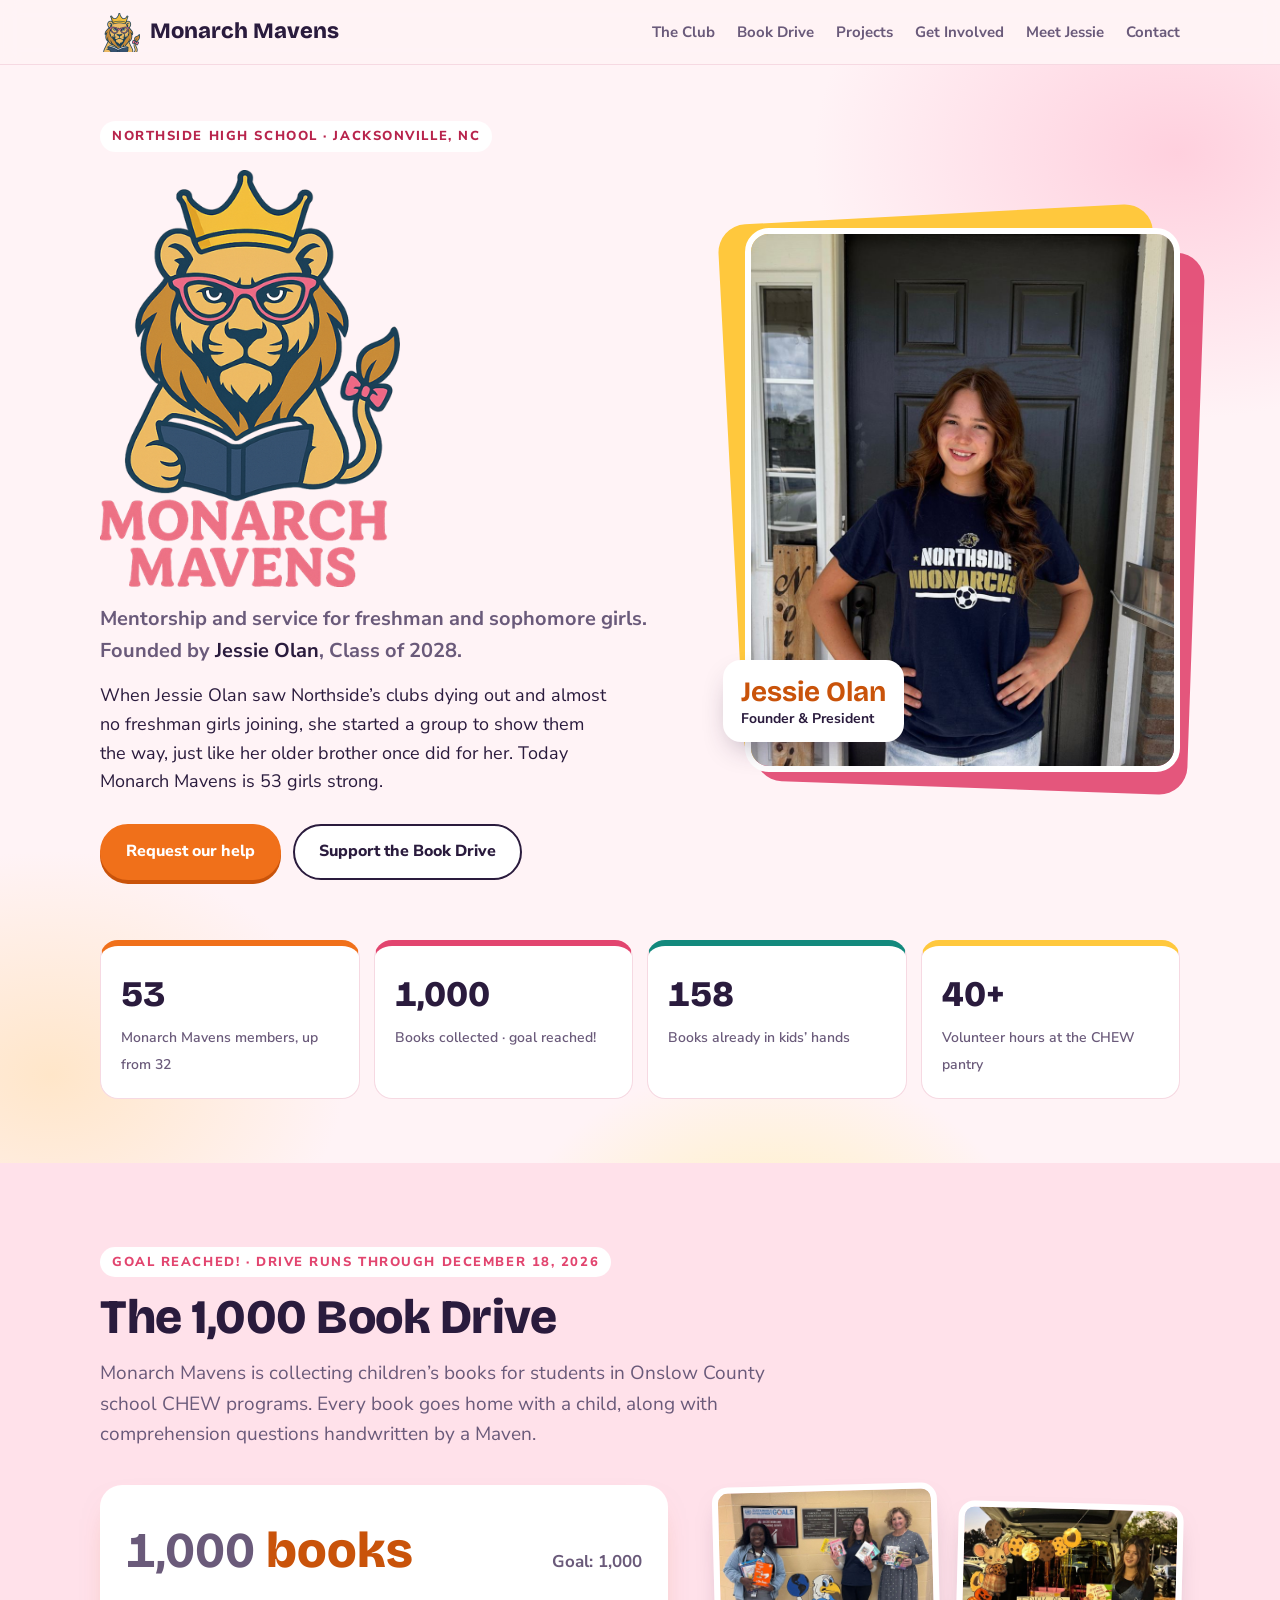
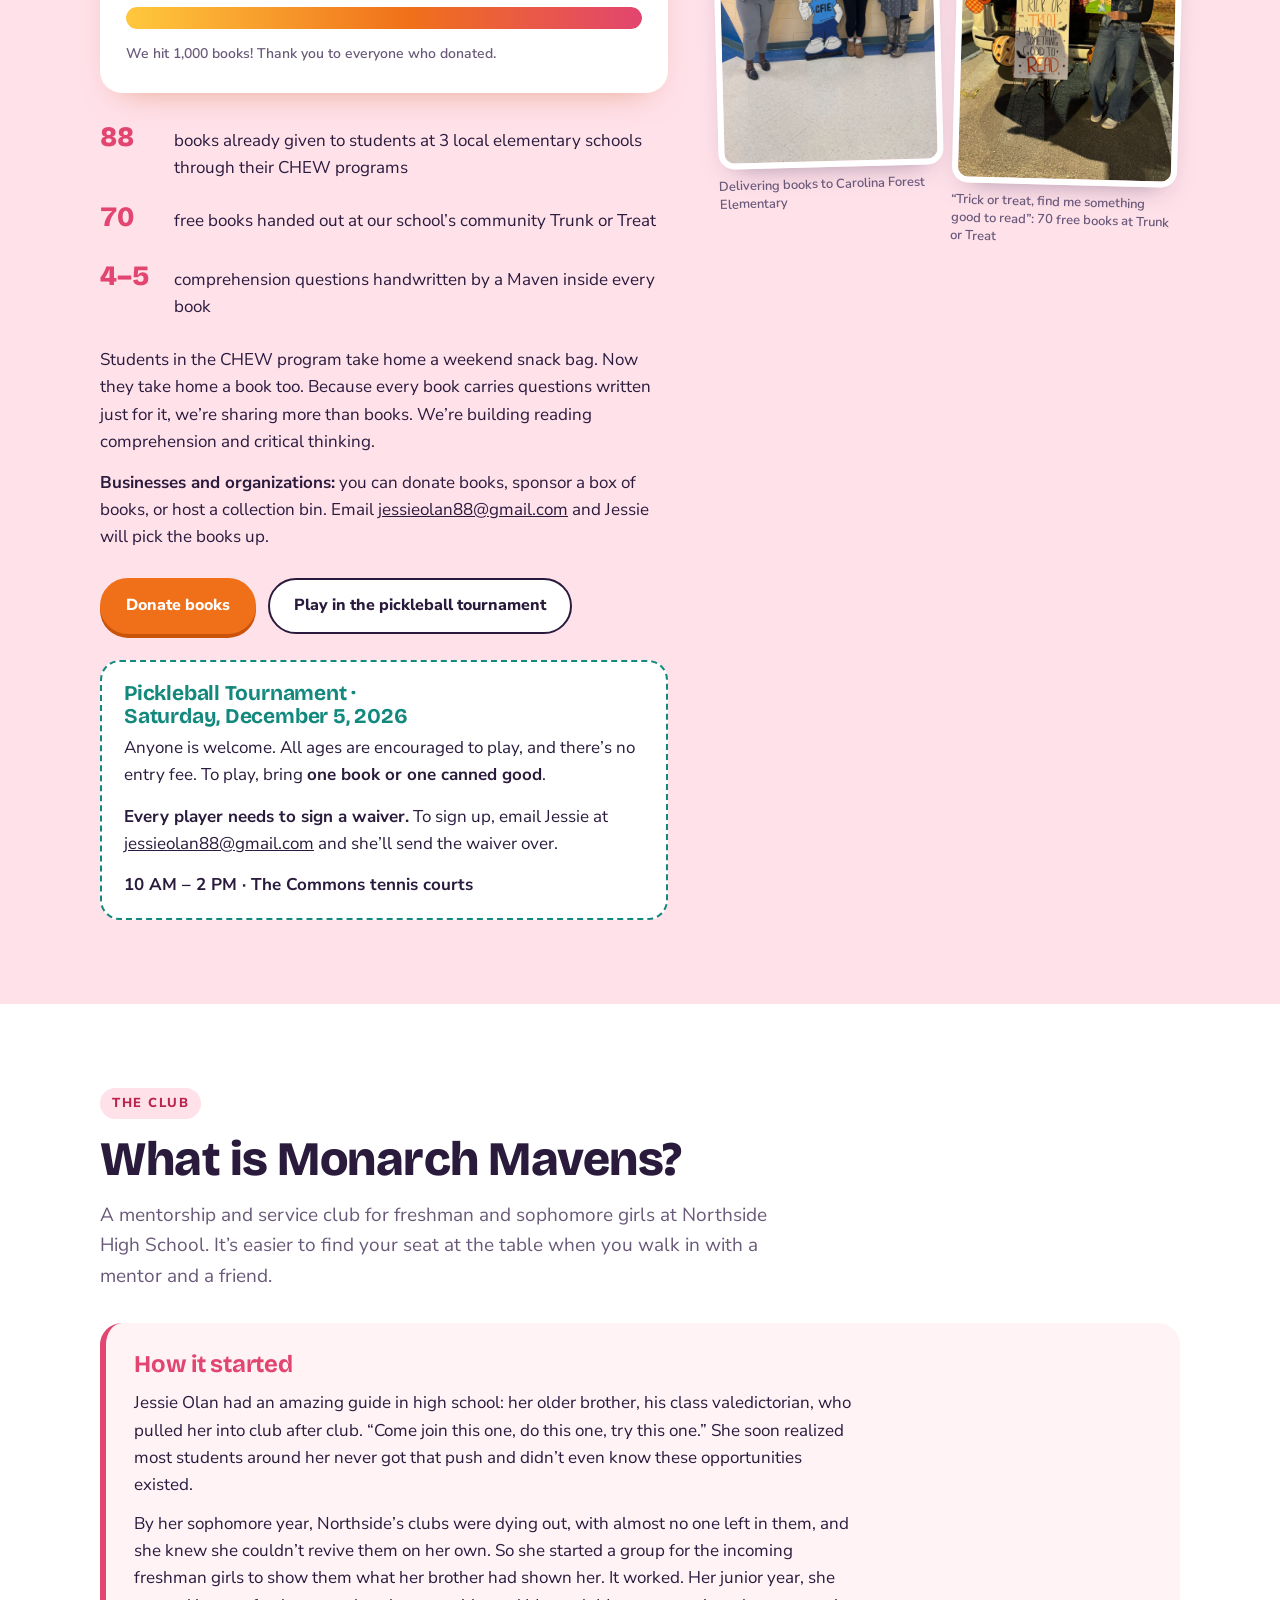
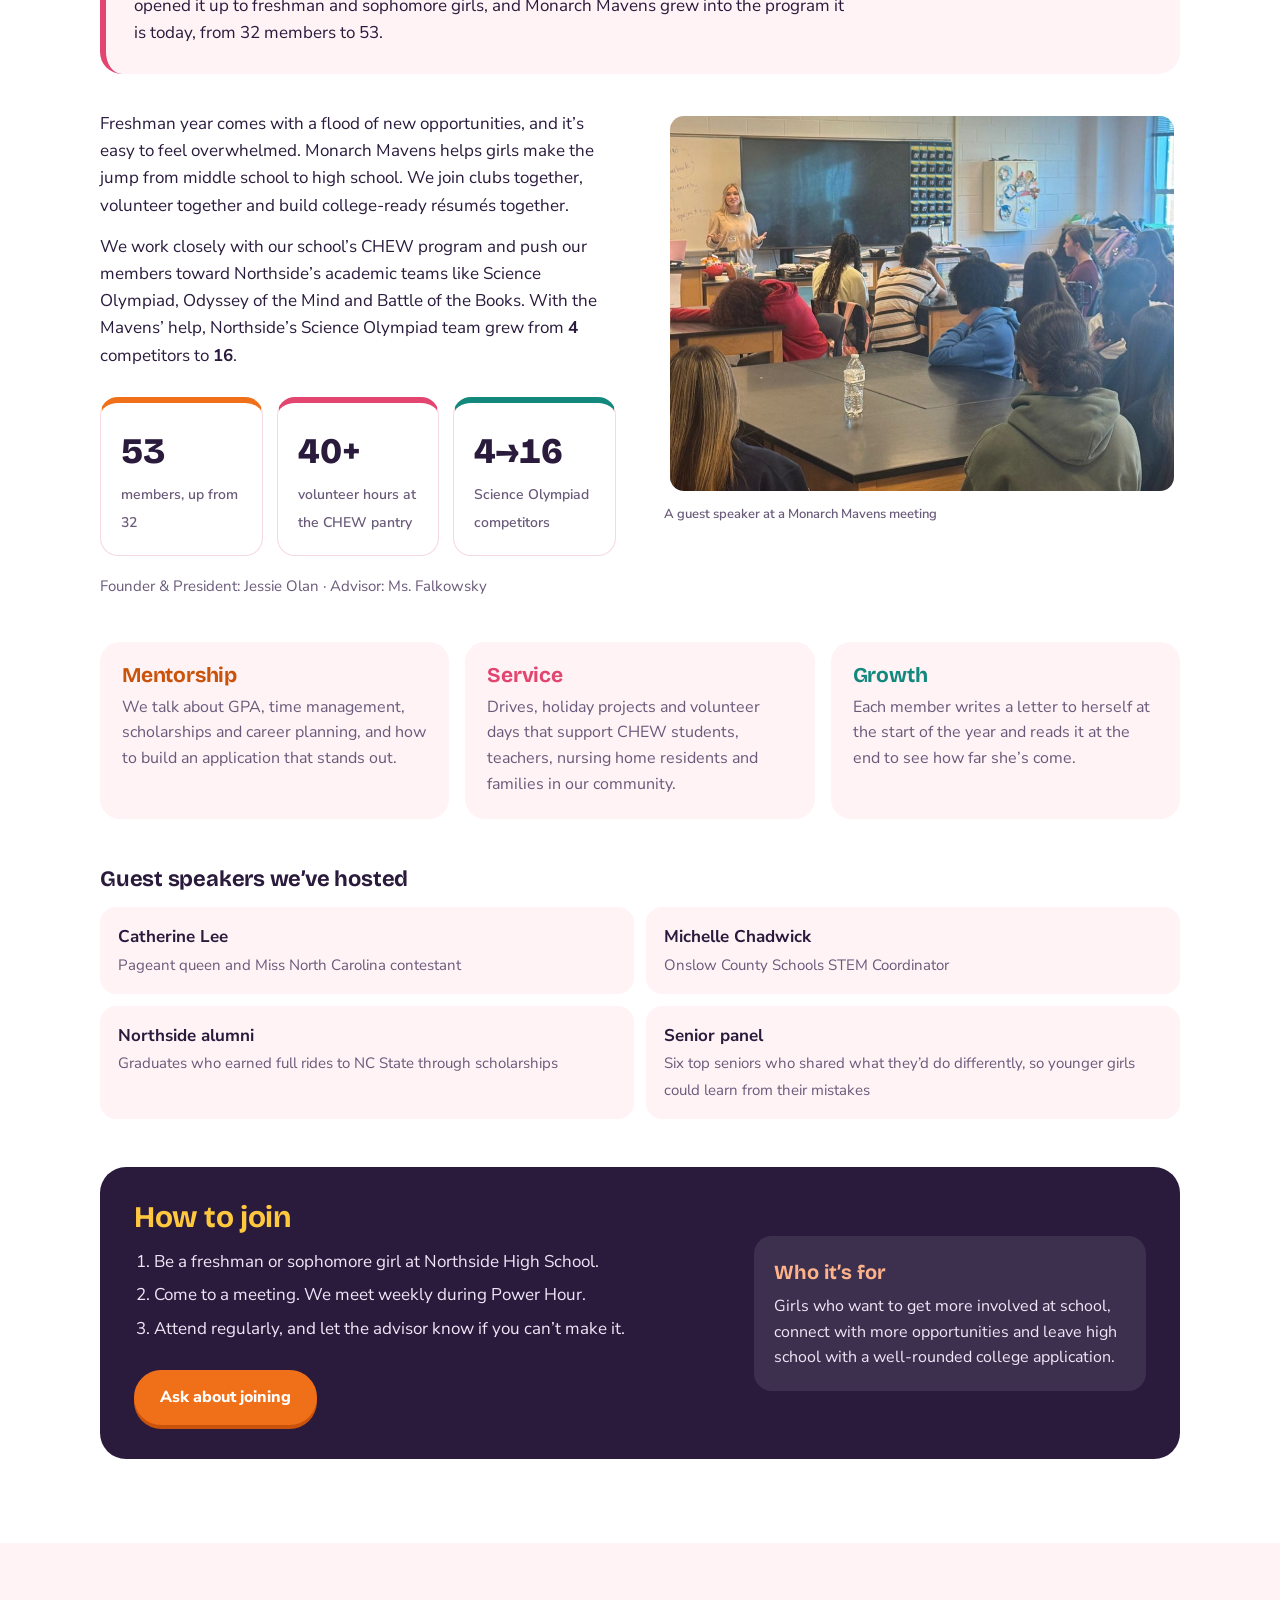
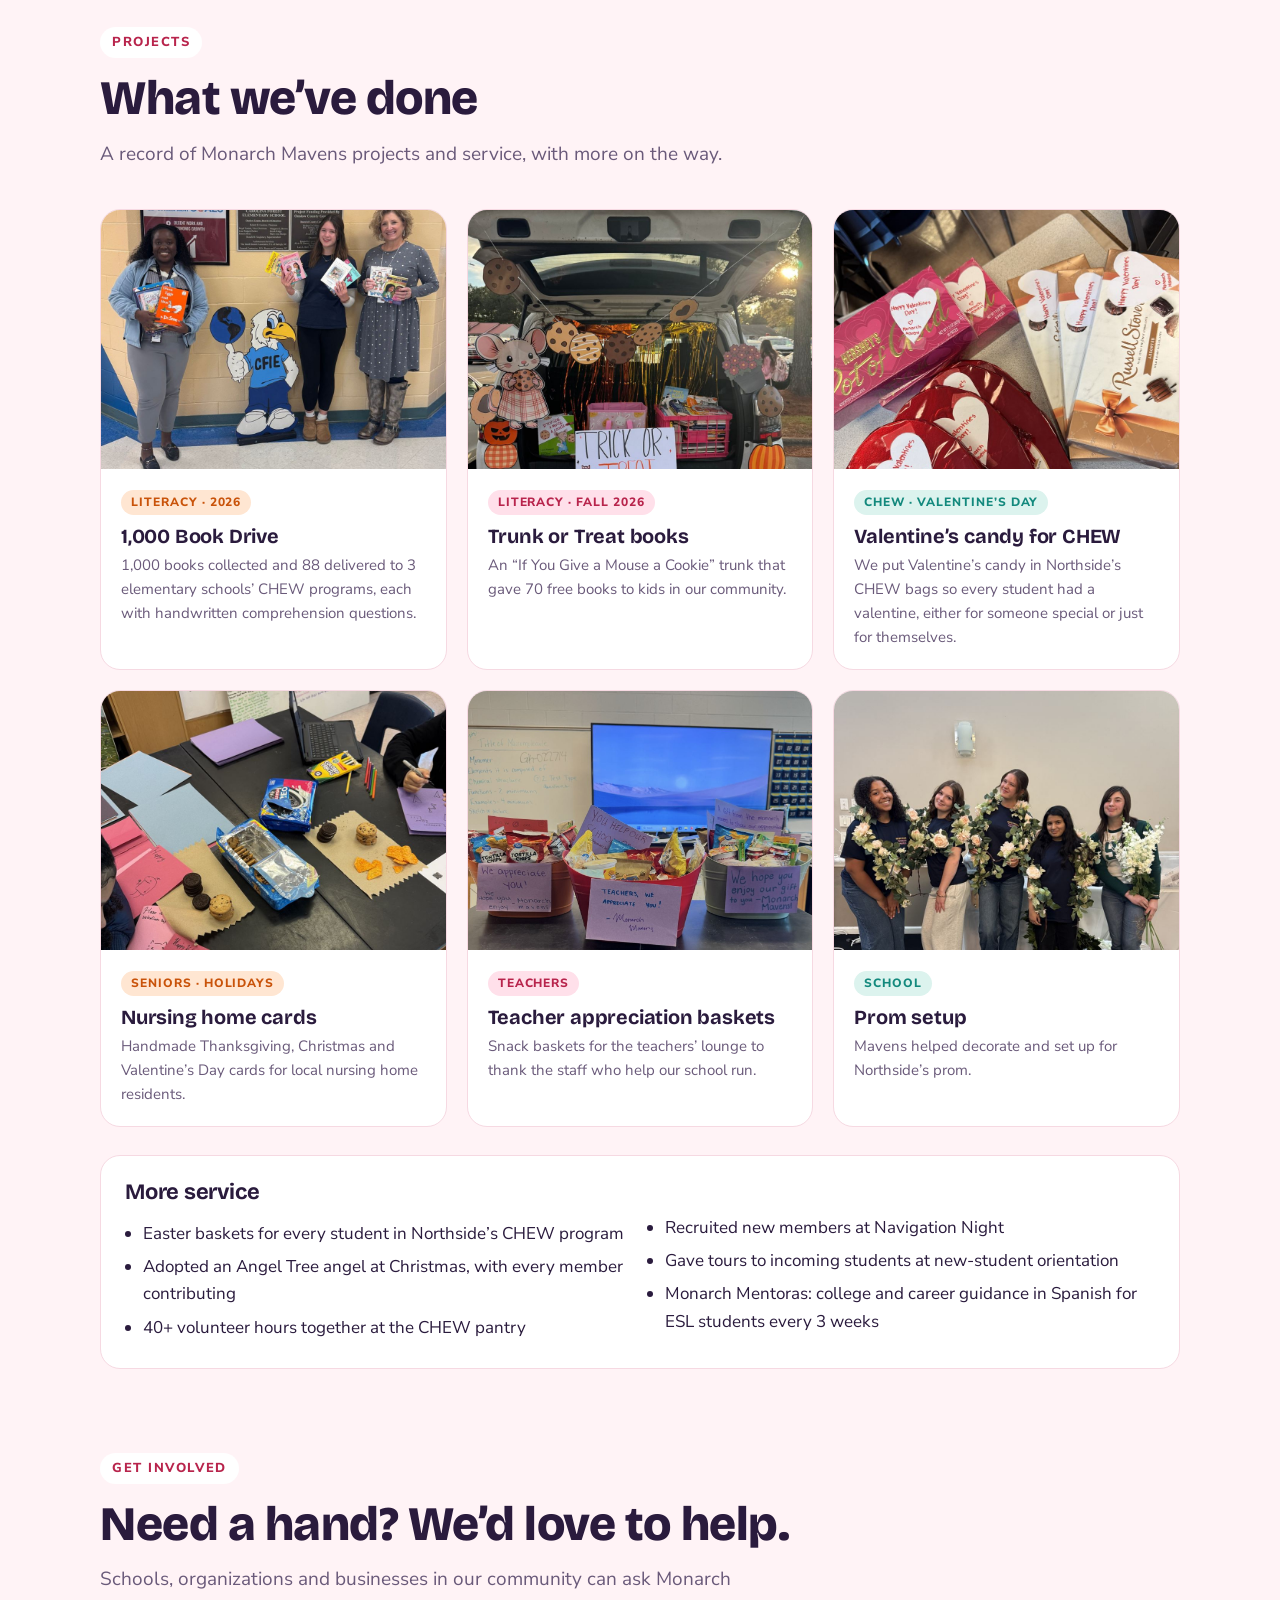
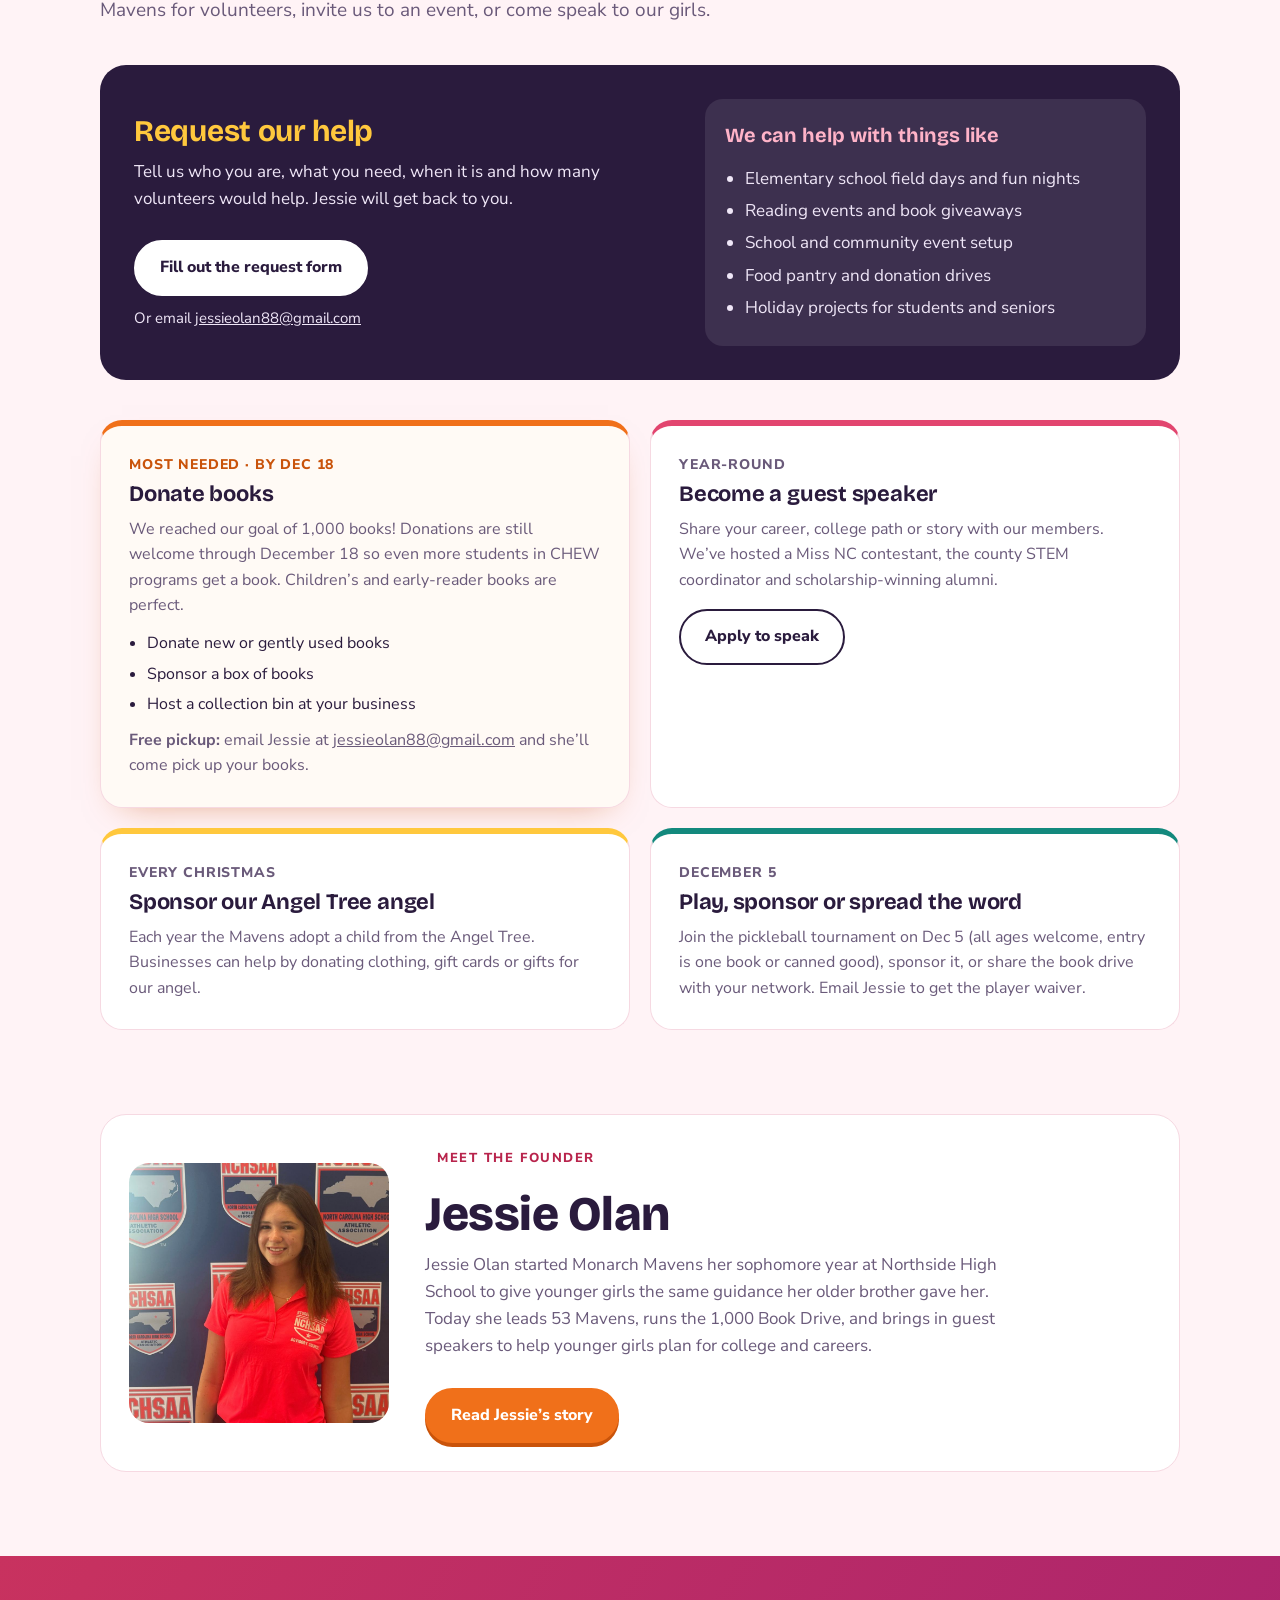
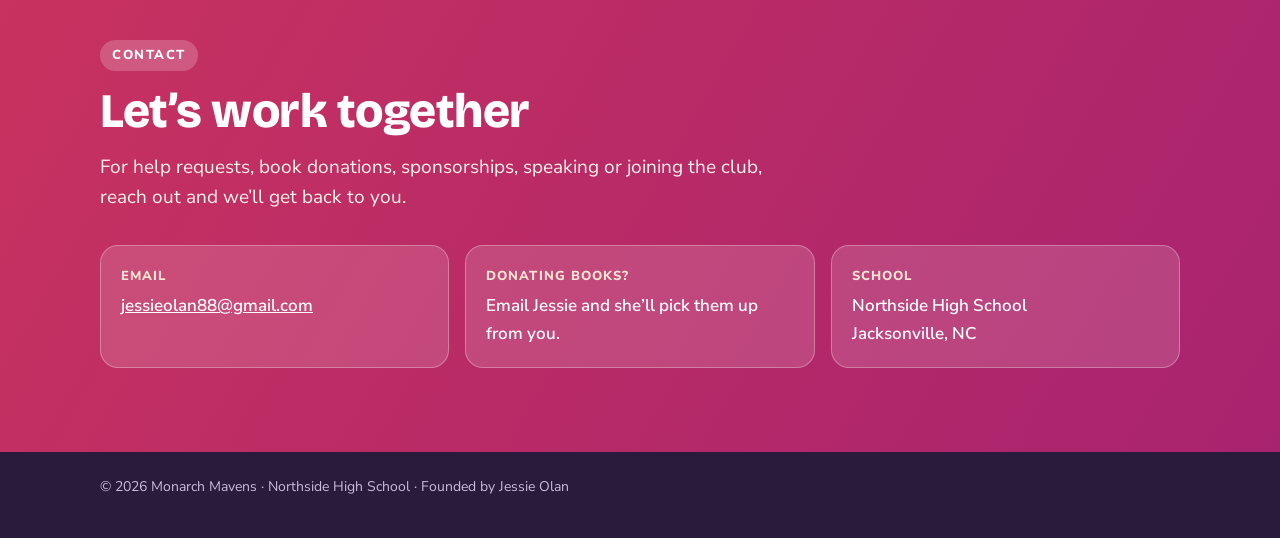
<file: index.html>
<!DOCTYPE html>
<html lang="en">
<head>
<meta charset="utf-8">
<meta name="viewport" content="width=device-width, initial-scale=1">
<title>Monarch Mavens</title>
<meta name="description" content="Monarch Mavens is a mentorship and service club for freshman and sophomore girls at Northside High School in Jacksonville, NC, founded by Jessie Olan. Book drive, community projects, and help for local schools and organizations.">
<link rel="preconnect" href="https://fonts.googleapis.com">
<link rel="preconnect" href="https://fonts.gstatic.com" crossorigin>
<link href="https://fonts.googleapis.com/css2?family=Bricolage+Grotesque:opsz,wght@12..96,700;12..96,800&family=Nunito+Sans:opsz,wght@6..12,400;6..12,600;6..12,700;6..12,800&display=swap" rel="stylesheet">
<link rel="icon" type="image/png" href="img/favicon.png">
<link rel="stylesheet" href="styles.css">
</head>
<body>

<nav class="nav" aria-label="Main">
  <div class="wrap">
    <a class="brand" href="#top"><img src="img/logo-icon.png" alt="" width="40" height="39">Monarch Mavens</a>
    <button class="menu-btn" id="menu-btn" aria-expanded="false" aria-controls="links">Menu</button>
    <div class="links" id="links">
      <a href="#club">The Club</a>
      <a href="#book-drive">Book Drive</a>
      <a href="#projects">Projects</a>
      <a href="#get-involved">Get Involved</a>
      <a href="jessie.html">Meet Jessie</a>
      <a href="#contact">Contact</a>
    </div>
  </div>
</nav>

<header class="hero" id="top">
  <div class="wrap">
    <div>
      <div class="kicker">Northside High School · Jacksonville, NC</div>
      <h1 class="hero-logo"><img src="img/logo.png" alt="Monarch Mavens" width="374" height="520"></h1>
      <p class="roles">Mentorship and service for freshman and sophomore girls. Founded by <b>Jessie Olan</b>, Class of 2028.</p>
      <p class="intro">When Jessie Olan saw Northside’s clubs dying out and almost no freshman girls joining, she started a group to show them the way, just like her older brother once did for her. Today Monarch Mavens is 53 girls strong.</p>
      <div class="btns">
        <a class="btn solid form-link" href="#get-involved">Request our help</a>
        <a class="btn ghost" href="#book-drive">Support the Book Drive</a>
      </div>
    </div>
    <div class="hero-photo">
      <img src="img/hero.jpg" alt="Jessie Olan, founder of Monarch Mavens, smiling in a Northside Monarchs shirt">
      <div class="badge"><b>Jessie Olan</b>Founder &amp; President</div>
    </div>
  </div>
  <div class="wrap">
    <div class="stats">
      <div class="stat"><b>53</b><span>Monarch Mavens members, up from 32</span></div>
      <div class="stat"><b id="stat-books">1,000</b><span>Books collected · goal reached!</span></div>
      <div class="stat"><b>158</b><span>Books already in kids’ hands</span></div>
      <div class="stat"><b>40+</b><span>Volunteer hours at the CHEW pantry</span></div>
    </div>
  </div>
</header>

<!-- BOOK DRIVE -->
<section class="drive" id="book-drive">
  <div class="wrap">
    <div class="kicker" id="drive-kicker">Goal reached! · Drive runs through December 18, 2026</div>
    <h2>The 1,000 Book Drive</h2>
    <p class="lede">Monarch Mavens is collecting children’s books for students in Onslow County school CHEW programs. Every book goes home with a child, along with comprehension questions handwritten by a Maven.</p>

    <div class="drive-grid">
      <div>
        <div class="meter" role="group" aria-label="Book drive progress">
          <div class="meter-top"><b><span id="books-now">1,000</span> books</b><span>Goal: 1,000</span></div>
          <div class="bar" role="progressbar" aria-valuemin="0" aria-valuemax="1000" aria-valuenow="1000" id="books-bar"><i id="books-fill" style="width:100%"></i></div>
          <small><span id="books-left">0</span> books to go · We hit 1,000! Thank you to everyone who donated.</small>
        </div>

        <ul class="facts">
          <li><b>88</b><span>books already given to students at 3 local elementary schools through their CHEW programs</span></li>
          <li><b>70</b><span>free books handed out at our school’s community Trunk or Treat</span></li>
          <li><b>4–5</b><span>comprehension questions handwritten by a Maven inside every book</span></li>
        </ul>

        <div style="margin-top:26px">
          <p>Students in the CHEW program take home a weekend snack bag. Now they take home a book too. Because every book carries questions written just for it, we’re sharing more than books. We’re building reading comprehension and critical thinking.</p>
          <p><b>Businesses and organizations:</b> you can donate books, sponsor a box of books, or host a collection bin. Email <a href="mailto:jessieolan88@gmail.com">jessieolan88@gmail.com</a> and Jessie will pick the books up.</p>
        </div>
        <div class="btns">
          <a class="btn solid" href="#contact">Donate books</a>
          <a class="btn ghost" href="#pickleball">Play in the pickleball tournament</a>
        </div>

        <div class="event" id="pickleball">
          <h3 id="pb-title">Pickleball Tournament · Saturday, December 5, 2026</h3>
          <p id="pb-text">Anyone is welcome. All ages are encouraged to play, and there’s no entry fee. To play, bring <b>one book or one canned good</b>.</p>
          <p id="pb-waiver"><b>Every player needs to sign a waiver.</b> To sign up, email Jessie at <a href="mailto:jessieolan88@gmail.com?subject=Pickleball%20tournament%20sign-up">jessieolan88@gmail.com</a> and she’ll send the waiver over.</p>
          <p id="pb-when"><b>10 AM – 2 PM · The Commons tennis courts</b></p>
        </div>
      </div>

      <div class="photo-pair">
        <figure>
          <img src="img/books-cfe.jpg" alt="Jessie and two staff members holding donated children's books at Carolina Forest Elementary">
          <figcaption>Delivering books to Carolina Forest Elementary</figcaption>
        </figure>
        <figure>
          <img src="img/trunk-jessie.jpg" alt="A book-themed Trunk or Treat car with Jessie holding If You Give a Mouse a Cookie">
          <figcaption>“Trick or treat, find me something good to read”: 70 free books at Trunk or Treat</figcaption>
        </figure>
      </div>
    </div>
  </div>
</section>

<!-- THE CLUB -->
<section class="mavens" id="club">
  <div class="wrap">
    <div class="kicker">The club</div>
    <h2>What is Monarch Mavens?</h2>
    <p class="lede">A mentorship and service club for freshman and sophomore girls at Northside High School. It’s easier to find your seat at the table when you walk in with a mentor and a friend.</p>

    <div class="story">
      <h3>How it started</h3>
      <p>Jessie Olan had an amazing guide in high school: her older brother, his class valedictorian, who pulled her into club after club. “Come join this one, do this one, try this one.” She soon realized most students around her never got that push and didn’t even know these opportunities existed.</p>
      <p>By her sophomore year, Northside’s clubs were dying out, with almost no one left in them, and she knew she couldn’t revive them on her own. So she started a group for the incoming freshman girls to show them what her brother had shown her. It worked. Her junior year, she opened it up to freshman and sophomore girls, and Monarch Mavens grew into the program it is today, from 32 members to 53.</p>
    </div>

    <div class="mav-grid">
      <div>
        <p>Freshman year comes with a flood of new opportunities, and it’s easy to feel overwhelmed. Monarch Mavens helps girls make the jump from middle school to high school. We join clubs together, volunteer together and build college-ready résumés together.</p>
        <p style="margin-top:14px">We work closely with our school’s CHEW program and push our members toward Northside’s academic teams like Science Olympiad, Odyssey of the Mind and Battle of the Books. With the Mavens’ help, Northside’s Science Olympiad team grew from <b>4</b> competitors to <b>16</b>.</p>
        <div class="stats">
          <div class="stat"><b>53</b><span>members, up from 32</span></div>
          <div class="stat"><b>40+</b><span>volunteer hours at the CHEW pantry</span></div>
          <div class="stat"><b>4→16</b><span>Science Olympiad competitors</span></div>
        </div>
        <p style="margin-top:18px;color:var(--muted);font-size:15px">Founder &amp; President: Jessie Olan · Advisor: Ms. Falkowsky</p>
      </div>
      <figure style="margin:0">
        <img src="img/speaker.jpg" alt="A guest speaker presenting to Monarch Mavens members in a classroom">
        <figcaption>A guest speaker at a Monarch Mavens meeting</figcaption>
      </figure>
    </div>

    <div class="pillars">
      <div class="pillar"><h3>Mentorship</h3><p>We talk about GPA, time management, scholarships and career planning, and how to build an application that stands out.</p></div>
      <div class="pillar"><h3>Service</h3><p>Drives, holiday projects and volunteer days that support CHEW students, teachers, nursing home residents and families in our community.</p></div>
      <div class="pillar"><h3>Growth</h3><p>Each member writes a letter to herself at the start of the year and reads it at the end to see how far she’s come.</p></div>
    </div>

    <div class="speakers">
      <h3>Guest speakers we’ve hosted</h3>
      <ul>
        <li><b>Catherine Lee</b><span>Pageant queen and Miss North Carolina contestant</span></li>
        <li><b>Michelle Chadwick</b><span>Onslow County Schools STEM Coordinator</span></li>
        <li><b>Northside alumni</b><span>Graduates who earned full rides to NC State through scholarships</span></li>
        <li><b>Senior panel</b><span>Six top seniors who shared what they’d do differently, so younger girls could learn from their mistakes</span></li>
      </ul>
    </div>

    <div class="join" id="join">
      <div>
        <h3>How to join</h3>
        <ol>
          <li>Be a freshman or sophomore girl at Northside High School.</li>
          <li>Come to a meeting. We meet weekly during Power Hour.</li>
          <li>Attend regularly, and let the advisor know if you can’t make it.</li>
        </ol>
        <div class="btns"><a class="btn solid" href="#contact">Ask about joining</a></div>
      </div>
      <div class="who">
        <b>Who it’s for</b>
        Girls who want to get more involved at school, connect with more opportunities and leave high school with a well-rounded college application.
      </div>
    </div>
  </div>
</section>

<!-- PROJECTS -->
<section id="projects">
  <div class="wrap">
    <div class="kicker">Projects</div>
    <h2>What we’ve done</h2>
    <p class="lede">A record of Monarch Mavens projects and service, with more on the way.</p>

    <div class="timeline">
      <article class="proj">
        <img src="img/books-cfe.jpg" alt="Books delivered to Carolina Forest Elementary">
        <div class="body"><div class="tag">Literacy · 2026</div><h3>1,000 Book Drive</h3><p>1,000 books collected and 88 delivered to 3 elementary schools’ CHEW programs, each with handwritten comprehension questions.</p></div>
      </article>
      <article class="proj">
        <img src="img/trunk.jpg" alt="Book-themed Trunk or Treat car with crates of books">
        <div class="body"><div class="tag">Literacy · Fall 2026</div><h3>Trunk or Treat books</h3><p>An “If You Give a Mouse a Cookie” trunk that gave 70 free books to kids in our community.</p></div>
      </article>
      <article class="proj">
        <img src="img/valentine.jpg" alt="Valentine's chocolate boxes labeled from Monarch Mavens">
        <div class="body"><div class="tag">CHEW · Valentine’s Day</div><h3>Valentine’s candy for CHEW</h3><p>We put Valentine’s candy in Northside’s CHEW bags so every student had a valentine, either for someone special or just for themselves.</p></div>
      </article>
      <article class="proj">
        <img src="img/cards.jpg" alt="Members making handmade cards at a table">
        <div class="body"><div class="tag">Seniors · Holidays</div><h3>Nursing home cards</h3><p>Handmade Thanksgiving, Christmas and Valentine’s Day cards for local nursing home residents.</p></div>
      </article>
      <article class="proj">
        <img src="img/baskets.jpg" alt="Three teacher appreciation snack baskets with notes from Monarch Mavens">
        <div class="body"><div class="tag">Teachers</div><h3>Teacher appreciation baskets</h3><p>Snack baskets for the teachers’ lounge to thank the staff who help our school run.</p></div>
      </article>
      <article class="proj">
        <img src="img/prom.jpg" alt="Five Monarch Mavens holding flower garlands while decorating">
        <div class="body"><div class="tag">School</div><h3>Prom setup</h3><p>Mavens helped decorate and set up for Northside’s prom.</p></div>
      </article>
    </div>

    <div class="more">
      <h3>More service</h3>
      <ul>
        <li>Easter baskets for every student in Northside’s CHEW program</li>
        <li>Adopted an Angel Tree angel at Christmas, with every member contributing</li>
        <li>40+ volunteer hours together at the CHEW pantry</li>
        <li>Recruited new members at Navigation Night</li>
        <li>Gave tours to incoming students at new-student orientation</li>
        <li>Monarch Mentoras: college and career guidance in Spanish for ESL students every 3 weeks</li>
      </ul>
    </div>
  </div>
</section>

<!-- GET INVOLVED -->
<section id="get-involved" style="padding-top:0">
  <div class="wrap">
    <div class="kicker">Get involved</div>
    <h2>Need a hand? We’d love to help.</h2>
    <p class="lede">Schools, organizations and businesses in our community can ask Monarch Mavens for volunteers, invite us to an event, or come speak to our girls.</p>

    <div class="request">
      <div>
        <h3>Request our help</h3>
        <p>Tell us who you are, what you need, when it is and how many volunteers would help. Jessie will get back to you.</p>
        <div class="btns">
          <a class="btn light form-link" href="mailto:jessieolan88@gmail.com?subject=Monarch%20Mavens%20help%20request" target="_blank" rel="noopener">Fill out the request form</a>
        </div>
        <p style="font-size:15px">Or email <a href="mailto:jessieolan88@gmail.com">jessieolan88@gmail.com</a></p>
      </div>
      <div class="ideas">
        <b>We can help with things like</b>
        <ul>
          <li>Elementary school field days and fun nights</li>
          <li>Reading events and book giveaways</li>
          <li>School and community event setup</li>
          <li>Food pantry and donation drives</li>
          <li>Holiday projects for students and seniors</li>
        </ul>
      </div>
    </div>

    <div class="help-grid">
      <div class="help feature">
        <div class="num">Most needed · by Dec 18</div>
        <h3>Donate books</h3>
        <p>We reached our goal of 1,000 books! Donations are still welcome through December 18 so even more students in CHEW programs get a book. Children’s and early-reader books are perfect.</p>
        <ul><li>Donate new or gently used books</li><li>Sponsor a box of books</li><li>Host a collection bin at your business</li></ul>
        <p><b>Free pickup:</b> email Jessie at <a href="mailto:jessieolan88@gmail.com">jessieolan88@gmail.com</a> and she’ll come pick up your books.</p>
      </div>
      <div class="help">
        <div class="num">Year-round</div>
        <h3>Become a guest speaker</h3>
        <p>Share your career, college path or story with our members. We’ve hosted a Miss NC contestant, the county STEM coordinator and scholarship-winning alumni.</p>
        <div class="btns" style="margin-top:16px"><a class="btn ghost form-link" href="mailto:jessieolan88@gmail.com?subject=Guest%20speaker%20for%20Monarch%20Mavens" target="_blank" rel="noopener">Apply to speak</a></div>
      </div>
      <div class="help">
        <div class="num">Every Christmas</div>
        <h3>Sponsor our Angel Tree angel</h3>
        <p>Each year the Mavens adopt a child from the Angel Tree. Businesses can help by donating clothing, gift cards or gifts for our angel.</p>
      </div>
      <div class="help">
        <div class="num">December 5</div>
        <h3>Play, sponsor or spread the word</h3>
        <p>Join the pickleball tournament on Dec 5 (all ages welcome, entry is one book or canned good), sponsor it, or share the book drive with your network. Email Jessie to get the player waiver.</p>
      </div>
    </div>
  </div>
</section>

<!-- FOUNDER -->
<section style="padding-top:0">
  <div class="wrap">
    <div class="founder">
      <img src="img/nchsaa.jpg" alt="Jessie Olan, founder of Monarch Mavens">
      <div>
        <div class="kicker">Meet the founder</div>
        <h2>Jessie Olan</h2>
        <p>Jessie Olan started Monarch Mavens her sophomore year at Northside High School to give younger girls the same guidance her older brother gave her. Today she leads 53 Mavens, runs the 1,000 Book Drive, and brings in guest speakers to help younger girls plan for college and careers.</p>
        <div class="btns"><a class="btn solid" href="jessie.html">Read Jessie’s story</a></div>
      </div>
    </div>
  </div>
</section>

<!-- CONTACT -->
<section class="contact" id="contact">
  <div class="wrap">
    <div class="kicker">Contact</div>
    <h2>Let’s work together</h2>
    <p class="lede">For help requests, book donations, sponsorships, speaking or joining the club, reach out and we’ll get back to you.</p>
    <div class="contact-grid">
      <div class="contact-card"><small>Email</small><a href="mailto:jessieolan88@gmail.com">jessieolan88@gmail.com</a></div>
      <div class="contact-card"><small>Donating books?</small>Email Jessie and she’ll pick them up from you.</div>
      <div class="contact-card"><small>School</small>Northside High School<br>Jacksonville, NC</div>
    </div>
  </div>
</section>

<footer>
  <div class="wrap">
    <span>© 2026 Monarch Mavens · Northside High School · Founded by Jessie Olan</span>
  </div>
</footer>

<script>
// ===== EASY EDITS =====
// Update BOOKS as books come in. The bar, stats and "books to go" all follow.
const BOOKS = 1000, GOAL = 1000;
// Paste the Google Form link between the quotes. Until then, the buttons open an email.
const FORM_URL = "";
// After these dates the page switches to "thank you" wording by itself.
const PICKLEBALL_END = new Date('2026-12-05T23:59:59');
const DRIVE_END = new Date('2026-12-18T23:59:59');
// ======================
(function(){
  const $ = id => document.getElementById(id);
  const fmt = n => n.toLocaleString('en-US');
  const pct = Math.min(100, Math.round(BOOKS / GOAL * 100));
  $('books-now').textContent = fmt(BOOKS);
  $('stat-books').textContent = fmt(BOOKS);
  $('books-left').textContent = fmt(Math.max(0, GOAL - BOOKS));
  $('books-fill').style.width = pct + '%';
  $('books-bar').setAttribute('aria-valuenow', BOOKS);
  if (FORM_URL) document.querySelectorAll('.form-link').forEach(a => { a.href = FORM_URL; a.target = '_blank'; a.rel = 'noopener'; });
  const now = new Date();
  if (now > PICKLEBALL_END) {
    $('pb-title').textContent = 'Thank you for playing! · Pickleball Tournament, December 5';
    $('pb-text').textContent = 'Thanks to everyone who came out and brought a book or canned good. Every entry went straight to the drive.';
    $('pb-when').style.display = 'none';
    $('pb-waiver').style.display = 'none';
  }
  if (BOOKS >= GOAL && now <= DRIVE_END) {
    $('drive-kicker').textContent = 'Goal reached! · Drive runs through December 18, 2026';
    $('books-left').parentElement.textContent = 'We hit ' + fmt(GOAL) + ' books! Thank you to everyone who donated.';
  }
  if (now > DRIVE_END) {
    $('drive-kicker').textContent = 'Drive complete · Thank you!';
    $('books-left').parentElement.textContent = 'The drive ended December 18, 2026. Thank you to everyone who donated!';
  }
  const btn = $('menu-btn'), links = $('links');
  btn.addEventListener('click', () => { const open = links.classList.toggle('open'); btn.setAttribute('aria-expanded', open); });
  links.addEventListener('click', e => { if (e.target.tagName === 'A') { links.classList.remove('open'); btn.setAttribute('aria-expanded', false); } });
})();
</script>
</body>
</html>
</file>
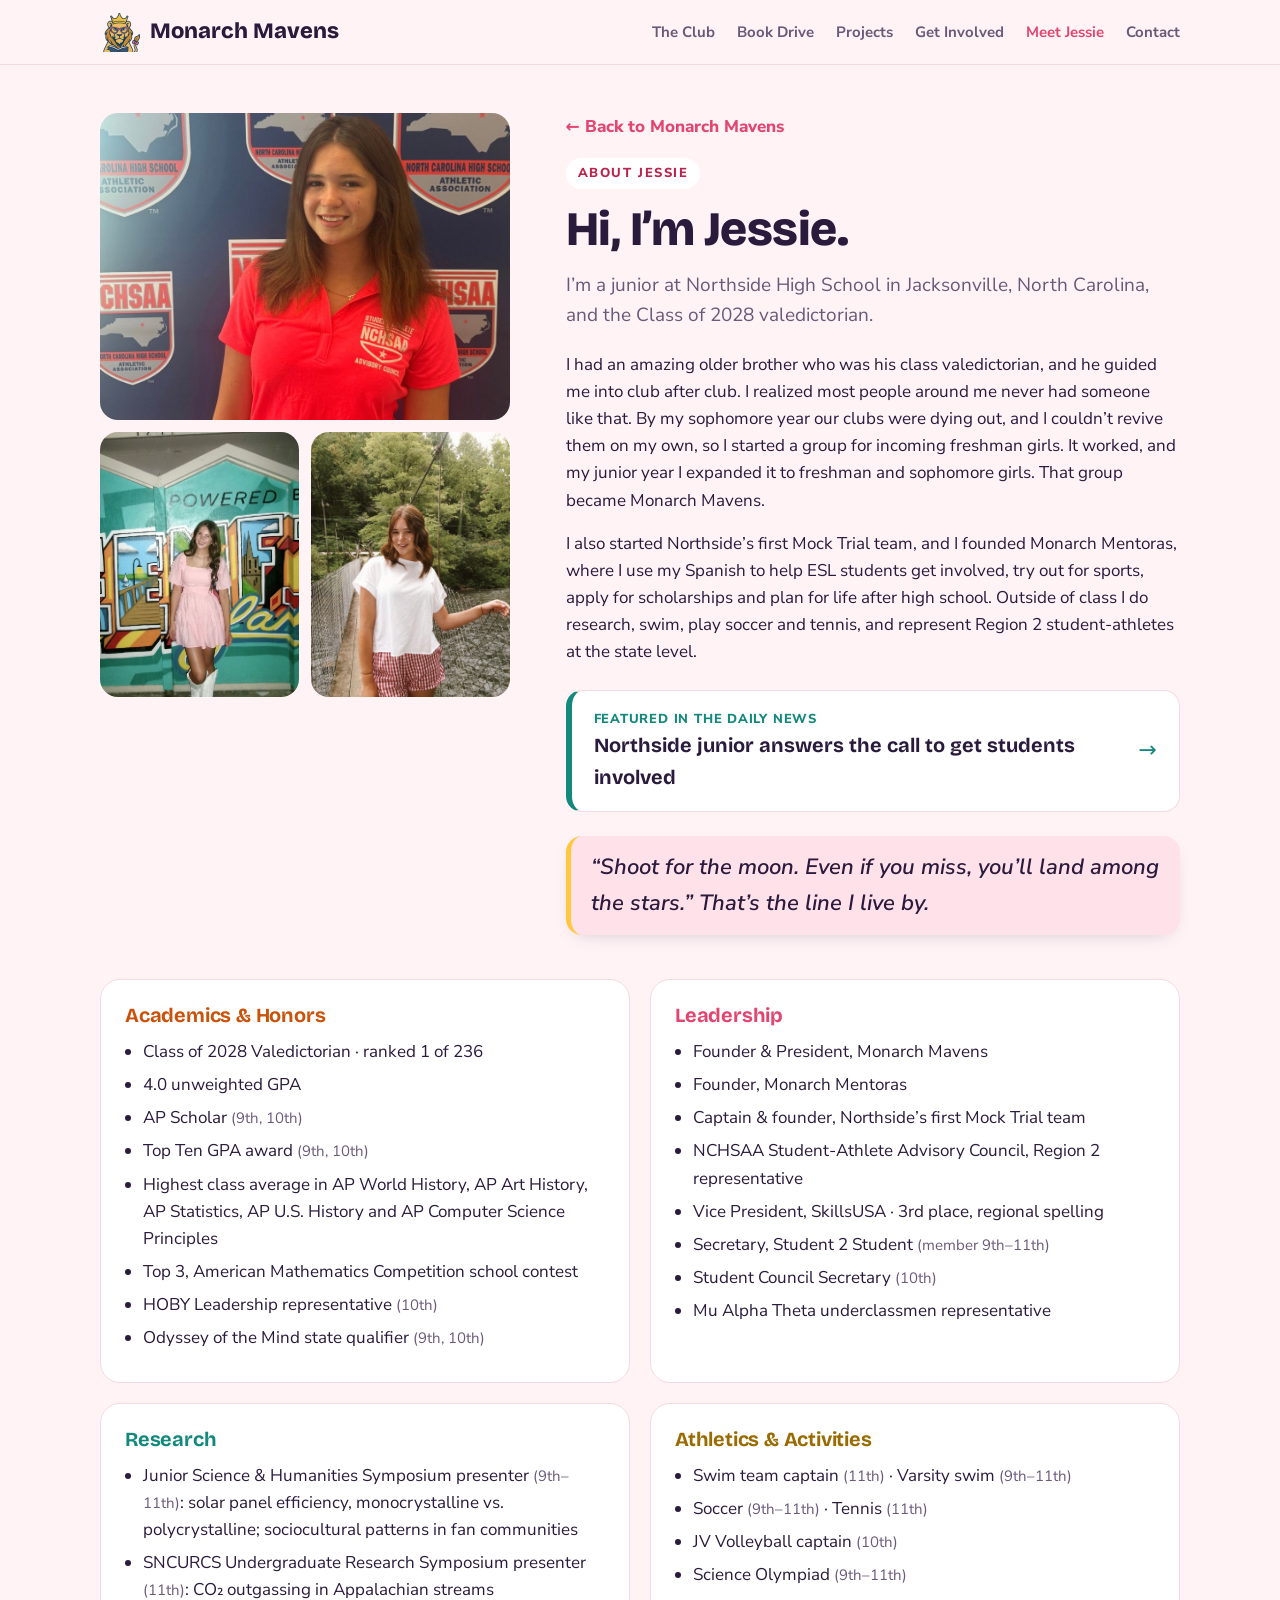
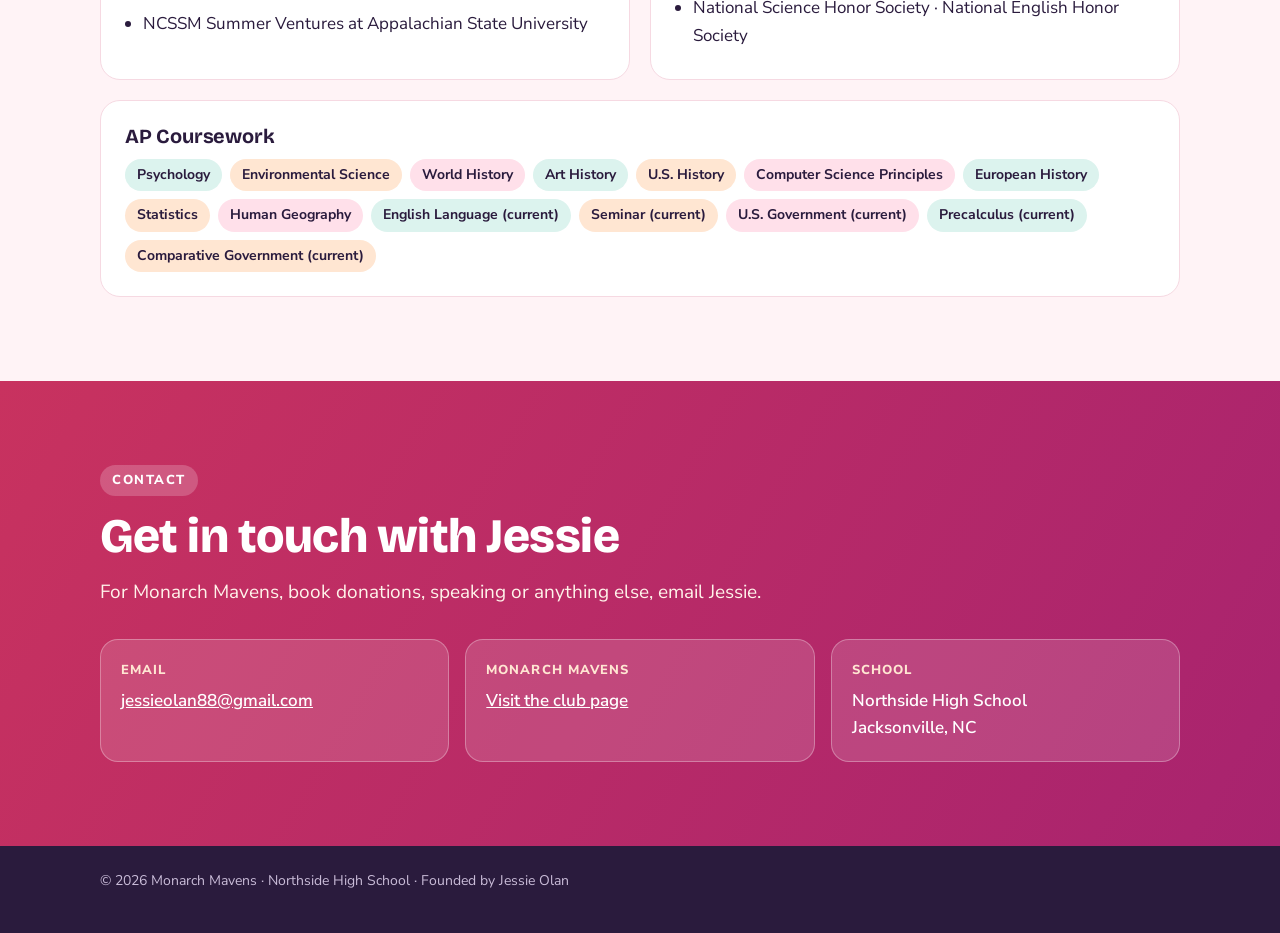
<file: jessie.html>
<!DOCTYPE html>
<html lang="en">
<head>
<meta charset="utf-8">
<meta name="viewport" content="width=device-width, initial-scale=1">
<title>Meet Jessie Olan</title>
<meta name="description" content="Jessie Olan, founder of Monarch Mavens at Northside High School in Jacksonville, NC: leadership, research, athletics and academics.">
<link rel="preconnect" href="https://fonts.googleapis.com">
<link rel="preconnect" href="https://fonts.gstatic.com" crossorigin>
<link href="https://fonts.googleapis.com/css2?family=Bricolage+Grotesque:opsz,wght@12..96,700;12..96,800&family=Nunito+Sans:opsz,wght@6..12,400;6..12,600;6..12,700;6..12,800&display=swap" rel="stylesheet">
<link rel="icon" type="image/png" href="img/favicon.png">
<link rel="stylesheet" href="styles.css">
</head>
<body>

<nav class="nav" aria-label="Main">
  <div class="wrap">
    <a class="brand" href="index.html"><img src="img/logo-icon.png" alt="" width="40" height="39">Monarch Mavens</a>
    <button class="menu-btn" id="menu-btn" aria-expanded="false" aria-controls="links">Menu</button>
    <div class="links" id="links">
      <a href="index.html#club">The Club</a>
      <a href="index.html#book-drive">Book Drive</a>
      <a href="index.html#projects">Projects</a>
      <a href="index.html#get-involved">Get Involved</a>
      <a href="jessie.html" aria-current="page">Meet Jessie</a>
      <a href="index.html#contact">Contact</a>
    </div>
  </div>
</nav>

<!-- ABOUT -->
<section id="about" style="padding-top:48px">
  <div class="wrap about-grid">
    <div class="about-photos">
      <img src="img/nchsaa.jpg" alt="Jessie at the NCHSAA Student-Athlete Advisory Council">
      <img src="img/mural.jpg" alt="Jessie in front of a colorful mural">
      <img src="img/bridge.jpg" alt="Jessie on a suspension bridge in the North Carolina mountains">
    </div>
    <div class="bio">
      <a class="back" href="index.html">← Back to Monarch Mavens</a><br><div class="kicker">About Jessie</div>
      <h2>Hi, I’m Jessie.</h2>
      <p class="lede" style="margin-bottom:20px">I’m a junior at Northside High School in Jacksonville, North Carolina, and the Class of 2028 valedictorian.</p>
      <p>I had an amazing older brother who was his class valedictorian, and he guided me into club after club. I realized most people around me never had someone like that. By my sophomore year our clubs were dying out, and I couldn’t revive them on my own, so I started a group for incoming freshman girls. It worked, and my junior year I expanded it to freshman and sophomore girls. That group became Monarch Mavens.</p>
      <p>I also started Northside’s first Mock Trial team, and I founded Monarch Mentoras, where I use my Spanish to help ESL students get involved, try out for sports, apply for scholarships and plan for life after high school. Outside of class I do research, swim, play soccer and tennis, and represent Region 2 student-athletes at the state level.</p>

      <a class="press" href="https://www.jdnews.com/sports/northside-junior-answers-the-call-to-get-students-involved/article_2277fad7-d846-577c-b54e-d18d34795443.html" target="_blank" rel="noopener">
        <div><small>Featured in The Daily News</small><strong>Northside junior answers the call to get students involved</strong></div>
        <span class="arrow" aria-hidden="true">→</span>
      </a>
      <blockquote class="quote">“Shoot for the moon. Even if you miss, you’ll land among the stars.” That’s the line I live by.</blockquote>
    </div>
  </div>

  <div class="wrap">
    <div class="cols">
      <div class="panel">
        <h3>Academics &amp; Honors</h3>
        <ul>
          <li>Class of 2028 Valedictorian · ranked 1 of 236</li>
          <li>4.0 unweighted GPA</li>
          <li>AP Scholar <span>(9th, 10th)</span></li>
          <li>Top Ten GPA award <span>(9th, 10th)</span></li>
          <li>Highest class average in AP World History, AP Art History, AP Statistics, AP U.S. History and AP Computer Science Principles</li>
          <li>Top 3, American Mathematics Competition school contest</li>
          <li>HOBY Leadership representative <span>(10th)</span></li>
          <li>Odyssey of the Mind state qualifier <span>(9th, 10th)</span></li>
        </ul>
      </div>
      <div class="panel">
        <h3>Leadership</h3>
        <ul>
          <li>Founder &amp; President, Monarch Mavens</li>
          <li>Founder, Monarch Mentoras</li>
          <li>Captain &amp; founder, Northside’s first Mock Trial team</li>
          <li>NCHSAA Student-Athlete Advisory Council, Region 2 representative</li>
          <li>Vice President, SkillsUSA · 3rd place, regional spelling</li>
          <li>Secretary, Student 2 Student <span>(member 9th–11th)</span></li>
          <li>Student Council Secretary <span>(10th)</span></li>
          <li>Mu Alpha Theta underclassmen representative</li>
        </ul>
      </div>
      <div class="panel">
        <h3>Research</h3>
        <ul>
          <li>Junior Science &amp; Humanities Symposium presenter <span>(9th–11th)</span>: solar panel efficiency, monocrystalline vs. polycrystalline; sociocultural patterns in fan communities</li>
          <li>SNCURCS Undergraduate Research Symposium presenter <span>(11th)</span>: CO₂ outgassing in Appalachian streams</li>
          <li>NCSSM Summer Ventures at Appalachian State University</li>
        </ul>
      </div>
      <div class="panel">
        <h3>Athletics &amp; Activities</h3>
        <ul>
          <li>Swim team captain <span>(11th)</span> · Varsity swim <span>(9th–11th)</span></li>
          <li>Soccer <span>(9th–11th)</span> · Tennis <span>(11th)</span></li>
          <li>JV Volleyball captain <span>(10th)</span></li>
          <li>Science Olympiad <span>(9th–11th)</span></li>
          <li>National Science Honor Society · National English Honor Society</li>
        </ul>
      </div>
    </div>
    <div class="panel" style="margin-top:20px">
      <h3>AP Coursework</h3>
      <div class="chips">
        <span class="chip">Psychology</span><span class="chip">Environmental Science</span><span class="chip">World History</span><span class="chip">Art History</span><span class="chip">U.S. History</span><span class="chip">Computer Science Principles</span><span class="chip">European History</span><span class="chip">Statistics</span><span class="chip">Human Geography</span><span class="chip">English Language (current)</span><span class="chip">Seminar (current)</span><span class="chip">U.S. Government (current)</span><span class="chip">Precalculus (current)</span><span class="chip">Comparative Government (current)</span>
      </div>
    </div>
  </div>
</section>

<section class="contact" id="contact">
  <div class="wrap">
    <div class="kicker">Contact</div>
    <h2>Get in touch with Jessie</h2>
    <p class="lede">For Monarch Mavens, book donations, speaking or anything else, email Jessie.</p>
    <div class="contact-grid">
      <div class="contact-card"><small>Email</small><a href="mailto:jessieolan88@gmail.com">jessieolan88@gmail.com</a></div>
      <div class="contact-card"><small>Monarch Mavens</small><a href="index.html">Visit the club page</a></div>
      <div class="contact-card"><small>School</small>Northside High School<br>Jacksonville, NC</div>
    </div>
  </div>
</section>

<footer>
  <div class="wrap">
    <span>© 2026 Monarch Mavens · Northside High School · Founded by Jessie Olan</span>
  </div>
</footer>
<script>
(function(){
  const btn = document.getElementById('menu-btn'), links = document.getElementById('links');
  btn.addEventListener('click', () => { const open = links.classList.toggle('open'); btn.setAttribute('aria-expanded', open); });
})();
</script>
</body>
</html>
</file>
<file: styles.css>
/* Plan: Monarch Mavens site. Light pink page, playful accents (berry pink, orange, sunny yellow, teal),
   plum text, friendly rounded display face. One light theme on purpose. Shared by index.html and jessie.html. */
:root{
  --ink:#2a1b3d;        /* plum text */
  --paper:#fff3f6;      /* light pink page */
  --blush:#ffe1ea;
  --card:#ffffff;
  --orange:#f0701a;     /* monarch orange */
  --orange-deep:#c9530a;/* orange that passes contrast for small text */
  --pink:#e2456f;
  --sun:#ffc83d;
  --teal:#13897d;
  --peach:#ffe6d2;
  --mint:#dcf3ee;
  --muted:#6a5a7a;
  --line:#f6d9e2;
  --display:"Bricolage Grotesque", "Trebuchet MS", system-ui, sans-serif;
  --body:"Nunito Sans", "Segoe UI", system-ui, -apple-system, sans-serif;
  color-scheme: light;
}
*{box-sizing:border-box}
html{scroll-behavior:smooth;scroll-padding-top:72px}
@media (prefers-reduced-motion: reduce){html{scroll-behavior:auto}}
body{margin:0;background:var(--paper);color:var(--ink);font-family:var(--body);font-size:17px;line-height:1.6}
img{max-width:100%;display:block}
a{color:inherit}
h1,h2,h3{font-family:var(--display);font-weight:800;line-height:1.1;text-wrap:balance;margin:0;letter-spacing:-.01em}
h2{font-size:clamp(32px,4.4vw,48px)}
h3{font-size:22px;font-weight:700}
p{margin:0}
.wrap{max-width:1120px;margin:0 auto;padding:0 20px}
section{padding:84px 0}
.kicker{display:inline-block;font-size:13px;font-weight:800;letter-spacing:.12em;text-transform:uppercase;color:#b8244c;background:#fff;border-radius:999px;padding:5px 12px;margin-bottom:14px}
.lede{color:var(--muted);font-size:19px;max-width:62ch;margin-top:14px}
:focus-visible{outline:3px solid var(--teal);outline-offset:3px;border-radius:6px}

/* nav */
.nav{position:sticky;top:0;z-index:10;background:color-mix(in srgb,var(--paper) 90%,transparent);backdrop-filter:blur(10px);border-bottom:1px solid var(--line)}
.nav .wrap{display:flex;align-items:center;justify-content:space-between;gap:16px;height:64px}
.brand{font-family:var(--display);font-weight:800;font-size:22px;text-decoration:none;display:flex;align-items:center;gap:10px}
.brand img{width:40px;height:auto}
.brand .mm{width:34px;height:34px;border-radius:50%;background:var(--pink);color:#fff;display:grid;place-items:center;font-size:14px;letter-spacing:-.02em}
.links{display:flex;gap:22px;font-size:15px;font-weight:700}
.links a{text-decoration:none;color:var(--muted)}
.links a:hover,.links a[aria-current]{color:var(--pink)}
.menu-btn{display:none;background:var(--card);border:1px solid var(--line);color:var(--ink);border-radius:999px;padding:6px 14px;font:700 15px var(--body);cursor:pointer}
@media (max-width:860px){
  .menu-btn{display:block}
  .links{display:none;position:absolute;top:64px;left:0;right:0;flex-direction:column;gap:0;background:var(--paper);border-bottom:1px solid var(--line);padding:8px 20px 16px}
  .links.open{display:flex}
  .links a{padding:10px 0}
}

/* buttons */
.btns{display:flex;flex-wrap:wrap;gap:12px;margin-top:28px}
.btn{display:inline-block;text-decoration:none;font-weight:800;font-size:16px;padding:13px 24px;border-radius:999px;border:2px solid var(--ink);transition:transform .15s}
.btn:hover{transform:translateY(-2px)}
@media (prefers-reduced-motion: reduce){.btn{transition:none}.btn:hover{transform:none}}
.btn.solid{background:var(--orange);border-color:var(--orange);color:#fff;box-shadow:0 4px 0 var(--orange-deep)}
.btn.ghost{background:var(--card);color:var(--ink)}

/* hero */
.hero{padding:56px 0 64px;background:
  radial-gradient(520px 380px at 92% 8%, #ffd0de 0, transparent 70%),
  radial-gradient(420px 320px at 4% 92%, #ffe6c9 0, transparent 70%),
  radial-gradient(380px 300px at 60% 110%, #fff0b8 0, transparent 70%);}
.hero .wrap:first-child{display:grid;grid-template-columns:1.15fr .85fr;gap:56px;align-items:center}
.hero h1{font-size:clamp(50px,7.5vw,92px)}
.hero .roles{margin-top:16px;font-size:20px;font-weight:700;color:var(--muted)}
.hero .roles b{color:var(--ink)}
.hero .intro{margin-top:14px;font-size:18px;max-width:46ch}
.quote{margin-top:24px;padding:14px 20px;background:var(--card);border-radius:16px;border-left:5px solid var(--sun);font-size:19px;font-weight:600;font-style:italic;max-width:36ch;box-shadow:0 6px 20px -12px rgba(42,27,61,.35)}
.hero-photo{position:relative}
.hero-photo::before{content:"";position:absolute;inset:-14px 14px 14px -14px;background:var(--sun);border-radius:28px;transform:rotate(-3deg)}
.hero-photo::after{content:"";position:absolute;inset:18px -16px -16px 18px;background:var(--pink);border-radius:28px;transform:rotate(2deg);z-index:0;opacity:.9}
.hero-photo img{position:relative;z-index:1;border-radius:24px;aspect-ratio:4/5;object-fit:cover;width:100%;border:6px solid #fff}
.badge{position:absolute;z-index:2;left:-22px;bottom:30px;background:#fff;color:var(--ink);border-radius:18px;padding:14px 18px;font-weight:700;font-size:14px;line-height:1.3;box-shadow:0 12px 30px -12px rgba(42,27,61,.45);max-width:200px}
.badge b{display:block;font-family:var(--display);font-size:28px;color:var(--orange-deep)}
@media (max-width:860px){
  .hero .wrap:first-child{grid-template-columns:1fr;gap:44px}
  .hero-photo{max-width:420px;margin:0 16px}
  .badge{left:-8px}
}

/* stats */
.stats{display:grid;grid-template-columns:repeat(4,1fr);gap:14px;margin-top:60px}
.stat{background:var(--card);border-radius:18px;padding:20px;border:1px solid var(--line);border-top:6px solid var(--c,var(--orange))}
.stat:nth-child(2){--c:var(--pink)} .stat:nth-child(3){--c:var(--teal)} .stat:nth-child(4){--c:var(--sun)}
.stat b{display:block;font-family:var(--display);font-size:36px;font-weight:800;font-variant-numeric:tabular-nums}
.stat span{font-size:14px;color:var(--muted);font-weight:600}
@media (max-width:700px){.stats{grid-template-columns:repeat(2,1fr)}}

/* book drive */
.drive{background:var(--blush);position:relative;overflow:hidden}
.drive .kicker{background:#fff;color:var(--pink)}
.drive-grid{display:grid;grid-template-columns:1.1fr .9fr;gap:48px;margin-top:36px;align-items:start}
@media (max-width:860px){.drive-grid{grid-template-columns:1fr}}
.meter{background:#fff;border-radius:22px;padding:26px;box-shadow:0 14px 34px -20px rgba(201,83,10,.55)}
.meter-top{display:flex;justify-content:space-between;align-items:baseline;gap:12px;flex-wrap:wrap}
.meter-top b{font-family:var(--display);font-size:50px;font-weight:800;font-variant-numeric:tabular-nums;color:var(--orange-deep)}
.meter-top span{color:var(--muted);font-weight:700}
.bar{height:22px;background:#fbe5d3;border-radius:999px;margin:16px 0 10px;overflow:hidden}
.bar i{display:block;height:100%;background:linear-gradient(90deg,var(--sun),var(--orange) 55%,var(--pink));border-radius:999px}
.meter small{color:var(--muted);font-size:14px;font-weight:600}
.facts{list-style:none;padding:0;margin:22px 0 0;display:grid;gap:14px}
.facts li{display:flex;gap:14px;align-items:baseline}
.facts li b{font-family:var(--display);font-size:28px;font-weight:800;color:var(--pink);min-width:60px;font-variant-numeric:tabular-nums}
.drive p + p{margin-top:14px}
.photo-pair{display:grid;grid-template-columns:1fr 1fr;gap:14px}
.photo-pair figure{margin:0}
.photo-pair figure:first-child{transform:rotate(-1.5deg)} .photo-pair figure:last-child{transform:rotate(1.5deg) translateY(18px)}
.photo-pair img{border-radius:16px;aspect-ratio:4/5;object-fit:cover;width:100%;border:6px solid #fff;box-shadow:0 12px 28px -16px rgba(42,27,61,.5)}
figcaption{font-size:13px;color:var(--muted);margin-top:8px;line-height:1.4;font-weight:600}
.event{margin-top:26px;background:#fff;border:2px dashed var(--teal);border-radius:20px;padding:20px 22px}
.event h3{color:var(--teal);font-size:21px}
.event p{margin-top:6px}

/* about */
.about-grid{display:grid;grid-template-columns:.8fr 1.2fr;gap:56px;align-items:start}
@media (max-width:860px){.about-grid{grid-template-columns:1fr}}
.about-photos{display:grid;grid-template-columns:1fr 1fr;gap:12px}
.about-photos img{border-radius:18px;aspect-ratio:3/4;object-fit:cover;width:100%}
.about-photos img:first-child{grid-column:1 / -1;aspect-ratio:4/3;object-position:50% 25%}
.bio p{max-width:62ch}
.bio p + p{margin-top:16px}
.bio .quote{margin:24px 0 0;max-width:none;font-size:22px;background:var(--blush)}
.cols{display:grid;grid-template-columns:repeat(2,1fr);gap:20px;margin-top:44px}
@media (max-width:700px){.cols{grid-template-columns:1fr}}
.panel{background:var(--card);border:1px solid var(--line);border-radius:20px;padding:24px}
.panel h3{font-size:20px;margin-bottom:12px}
.cols .panel:nth-child(1) h3{color:var(--orange-deep)} .cols .panel:nth-child(2) h3{color:var(--pink)}
.cols .panel:nth-child(3) h3{color:var(--teal)} .cols .panel:nth-child(4) h3{color:#9a6b00}
.panel ul{margin:0;padding-left:18px}
.panel li{margin:6px 0}
.panel li span{color:var(--muted);font-size:15px}
.chips{display:flex;flex-wrap:wrap;gap:8px}
.chip{font-size:14px;font-weight:700;background:var(--mint);color:var(--ink);border-radius:999px;padding:5px 12px}
.chip:nth-child(3n+2){background:var(--peach)} .chip:nth-child(3n){background:#ffe0ea}
.press{display:flex;gap:18px;align-items:center;margin-top:24px;background:var(--card);border:1px solid var(--line);border-left:6px solid var(--teal);border-radius:16px;padding:18px 22px;text-decoration:none}
.press small{display:block;color:var(--teal);font-weight:800;font-size:13px;letter-spacing:.06em;text-transform:uppercase}
.press strong{font-family:var(--display);font-size:20px}
.press .arrow{margin-left:auto;font-size:22px;color:var(--teal)}

/* mavens */
.mavens{background:#fff}
.mavens .kicker{background:var(--blush)}
.mavens .pillar,.mavens .speakers li{background:var(--paper)}
.mav-grid{display:grid;grid-template-columns:1fr 1fr;gap:48px;margin-top:36px}
@media (max-width:860px){.mav-grid{grid-template-columns:1fr}}
.mav-grid img{border-radius:20px;width:100%;aspect-ratio:4/3;object-fit:cover;object-position:50% 0;border:6px solid #fff}
.mavens .stats{grid-template-columns:repeat(3,1fr)!important;margin-top:28px}
@media (max-width:560px){.mavens .stats{grid-template-columns:1fr!important}}
.pillars{display:grid;grid-template-columns:repeat(3,1fr);gap:16px;margin-top:44px}
@media (max-width:860px){.pillars{grid-template-columns:1fr}}
.pillar{background:#fff;border-radius:20px;padding:22px}
.pillar h3{font-size:21px}
.pillar:nth-child(1) h3{color:var(--orange-deep)} .pillar:nth-child(2) h3{color:var(--pink)} .pillar:nth-child(3) h3{color:var(--teal)}
.pillar p{color:var(--muted);margin-top:8px;font-size:16px}
.speakers{margin-top:48px}
.speakers ul{list-style:none;padding:0;margin:16px 0 0;display:grid;grid-template-columns:repeat(2,1fr);gap:12px}
@media (max-width:700px){.speakers ul{grid-template-columns:1fr}}
.speakers li{background:#fff;border-radius:16px;padding:16px 18px}
.speakers li b{display:block}
.speakers li span{color:var(--muted);font-size:15px}
.join{margin-top:48px;background:var(--ink);color:#fff;border-radius:26px;padding:34px;display:grid;grid-template-columns:1.2fr .8fr;gap:32px;align-items:center;position:relative;overflow:hidden}
@media (max-width:860px){.join{grid-template-columns:1fr}}
.join h3{font-size:30px;color:var(--sun)}
.join ol{margin:14px 0 0;padding-left:20px;color:#efe6f7}
.join li{margin:6px 0}
.join .who{background:rgba(255,255,255,.09);border-radius:18px;padding:20px;color:#efe6f7;font-size:16px}
.join .who b{color:#ffb38a;display:block;font-family:var(--display);font-size:20px;margin-bottom:6px}

/* projects */
.timeline{margin-top:40px;display:grid;grid-template-columns:repeat(3,1fr);gap:20px}
@media (max-width:900px){.timeline{grid-template-columns:repeat(2,1fr)}}
@media (max-width:560px){.timeline{grid-template-columns:1fr}}
.proj{background:var(--card);border:1px solid var(--line);border-radius:20px;overflow:hidden;display:flex;flex-direction:column;transition:transform .2s}
.proj:hover{transform:translateY(-4px) rotate(-.4deg)}
@media (prefers-reduced-motion: reduce){.proj{transition:none}.proj:hover{transform:none}}
.proj img{aspect-ratio:4/3;object-fit:cover;width:100%;object-position:50% 20%}
.proj .body{padding:18px 20px 20px}
.proj .tag{display:inline-block;font-size:12px;font-weight:800;letter-spacing:.08em;text-transform:uppercase;border-radius:999px;padding:3px 10px;background:var(--peach);color:var(--orange-deep)}
.proj:nth-child(3n+2) .tag{background:#ffe0ea;color:#b8244c} .proj:nth-child(3n) .tag{background:var(--mint);color:var(--teal)}
.proj h3{font-size:20px;margin-top:10px}
.proj p{color:var(--muted);font-size:15px;margin-top:6px}
.more{margin-top:28px;background:var(--card);border:1px solid var(--line);border-radius:20px;padding:24px}
.more ul{columns:2;column-gap:32px;margin:10px 0 0;padding-left:18px}
@media (max-width:700px){.more ul{columns:1}}
.more li{margin:6px 0;break-inside:avoid}

/* involved */
.help-grid{display:grid;grid-template-columns:repeat(2,1fr);gap:20px;margin-top:40px}
@media (max-width:760px){.help-grid{grid-template-columns:1fr}}
.help{background:var(--card);border:1px solid var(--line);border-radius:22px;padding:28px;border-top:6px solid var(--c,var(--teal))}
.help:nth-child(2){--c:var(--pink)} .help:nth-child(3){--c:var(--sun)} .help:nth-child(4){--c:var(--teal)}
.help .num{font-weight:800;color:var(--muted);font-size:14px;text-transform:uppercase;letter-spacing:.06em}
.help h3{margin-top:6px}
.help p{color:var(--muted);margin-top:10px;font-size:16px}
.help ul{margin:12px 0 0;padding-left:18px;font-size:16px}
.help li{margin:5px 0}
.help.feature{--c:var(--orange);background:#fffaf5;box-shadow:0 14px 34px -22px rgba(201,83,10,.6)}
.help.feature .num{color:var(--orange-deep)}

/* contact */
.contact{background:linear-gradient(120deg,#c8325f,#a8236f);color:#fff}
.contact .kicker{background:rgba(255,255,255,.2);color:#fff}
.contact .lede{color:#fff3ea}
.contact-grid{display:grid;grid-template-columns:repeat(3,1fr);gap:16px;margin-top:32px}
@media (max-width:760px){.contact-grid{grid-template-columns:1fr}}
.contact-card{background:rgba(255,255,255,.14);border:1px solid rgba(255,255,255,.3);border-radius:18px;padding:20px;font-weight:600}
.contact-card small{display:block;color:#ffe6d2;font-weight:800;font-size:13px;letter-spacing:.08em;text-transform:uppercase;margin-bottom:6px}
footer{background:var(--ink);color:#c9bcd8;font-size:14px;padding:24px 0 40px}
footer .wrap{display:flex;justify-content:space-between;gap:16px;flex-wrap:wrap}

/* logo sticker on hero photo (placeholder until the real Monarch Mavens logo is added) */
.logo-sticker{position:absolute;z-index:2;right:-18px;top:-18px;width:128px;height:128px;border-radius:50%;background:#fff;box-shadow:0 12px 30px -12px rgba(42,27,61,.5);display:grid;place-items:center;transform:rotate(8deg)}
.logo-sticker svg{width:116px;height:116px}
.logo-sticker img{width:116px;height:116px;object-fit:contain;border-radius:50%}
@media (max-width:860px){.logo-sticker{right:-6px;width:100px;height:100px}.logo-sticker svg,.logo-sticker img{width:90px;height:90px}}

/* request help */
.request{margin-top:40px;background:var(--ink);color:#fff;border-radius:26px;padding:34px;display:grid;grid-template-columns:1.1fr .9fr;gap:32px;align-items:center}
@media (max-width:860px){.request{grid-template-columns:1fr}}
.request h3{font-size:30px;color:var(--sun)}
.request p{color:#efe6f7;margin-top:10px}
.request ul{margin:14px 0 0;padding-left:20px;color:#efe6f7}
.request li{margin:5px 0}
.request .ideas{background:rgba(255,255,255,.09);border-radius:18px;padding:20px}
.request .ideas b{display:block;color:#ffb3c8;font-family:var(--display);font-size:20px;margin-bottom:4px}
.btn.light{background:#fff;border-color:#fff;color:var(--ink)}

/* founder teaser */
.founder{display:grid;grid-template-columns:260px 1fr;gap:36px;align-items:center;background:#fff;border-radius:26px;padding:28px;border:1px solid var(--line)}
@media (max-width:760px){.founder{grid-template-columns:1fr}}
.founder img{border-radius:20px;aspect-ratio:1/1;object-fit:cover;object-position:50% 20%;width:100%}
.founder p{color:var(--muted);margin-top:10px;max-width:60ch}
.back{display:inline-block;margin-bottom:18px;font-weight:800;color:var(--pink);text-decoration:none}

.hero-logo{margin:4px 0 6px}
.hero-logo img{width:min(300px,70vw);height:auto}
.story{background:var(--paper);border-radius:22px;padding:28px;margin-top:32px;border-left:6px solid var(--pink)}
.story h3{font-size:24px;color:var(--pink)}
.story p{margin-top:12px;max-width:72ch}
</file>
